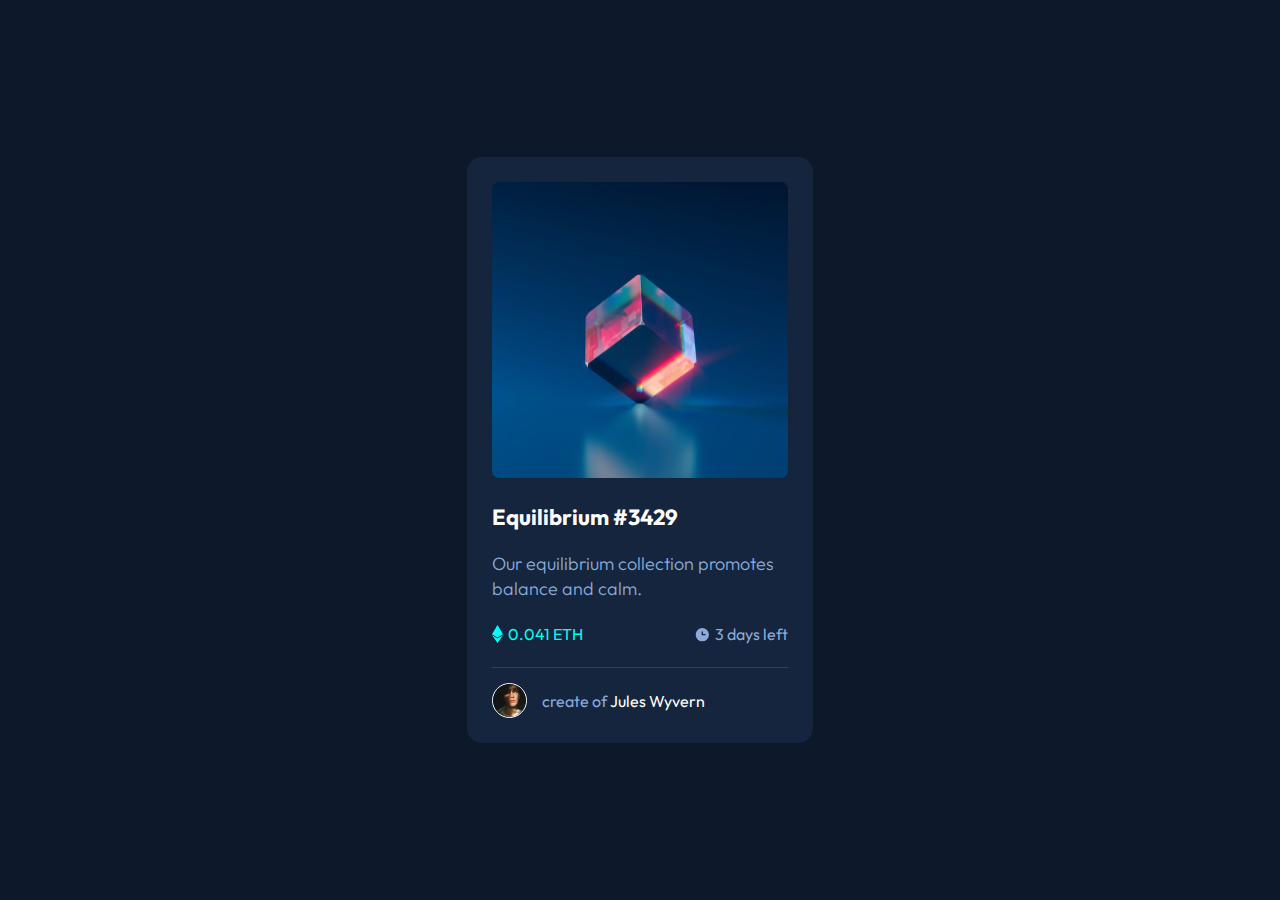
<file: index.html>
<!DOCTYPE html>
<html lang="en">
<head>
    <meta charset="UTF-8">
    <meta http-equiv="X-UA-Compatible" content="IE=edge">
    <meta name="viewport" content="width=device-width, initial-scale=1.0">
    <meta name="description" content="NFT Preview Card Component">
    <title>NFT Preview Card Component</title>
    <link rel="shortcut icon" href="./src/images/favicon-32x32.png" type="image/x-icon">

    <link rel="stylesheet" href="./src/css/reset.css">
    <link rel="stylesheet" href="./src/css/variables.css">
    <link rel="stylesheet" href="./src/css/style.css">

    <link rel="preconnect" href="https://fonts.googleapis.com">
    <link rel="preconnect" href="https://fonts.gstatic.com" crossorigin>
    <link href="https://fonts.googleapis.com/css2?family=Outfit:wght@300;400;600&display=swap" rel="stylesheet">
</head>
<body>
    <main>
        <div class="nft-card">
            <a href="#" class="image-link">

            <img src="./src/images/image-equilibrium.jpg" alt="Equilibrium NFT" class="image">
            
            </a>
            
            <a href="#" class="title-link">
            
                <h2 class="title">Equilibrium #3429</h2>
            </a>
            
            <p class="about">Our equilibrium collection promotes balance and calm.</p>
            
            <div class="info">
                <p class="price">0.041 ETH</p>
                <p class="days-left">3 days left</p>
            </div>
            <div class="creator">
                <img src="./src/images/image-avatar.png" alt="imagem avatar" class="avatar">
                <p class="text">create of <a href="#" class="name">Jules Wyvern</a></p>
            </div>
        </div>
    </main>
</body>
</html>
</file>
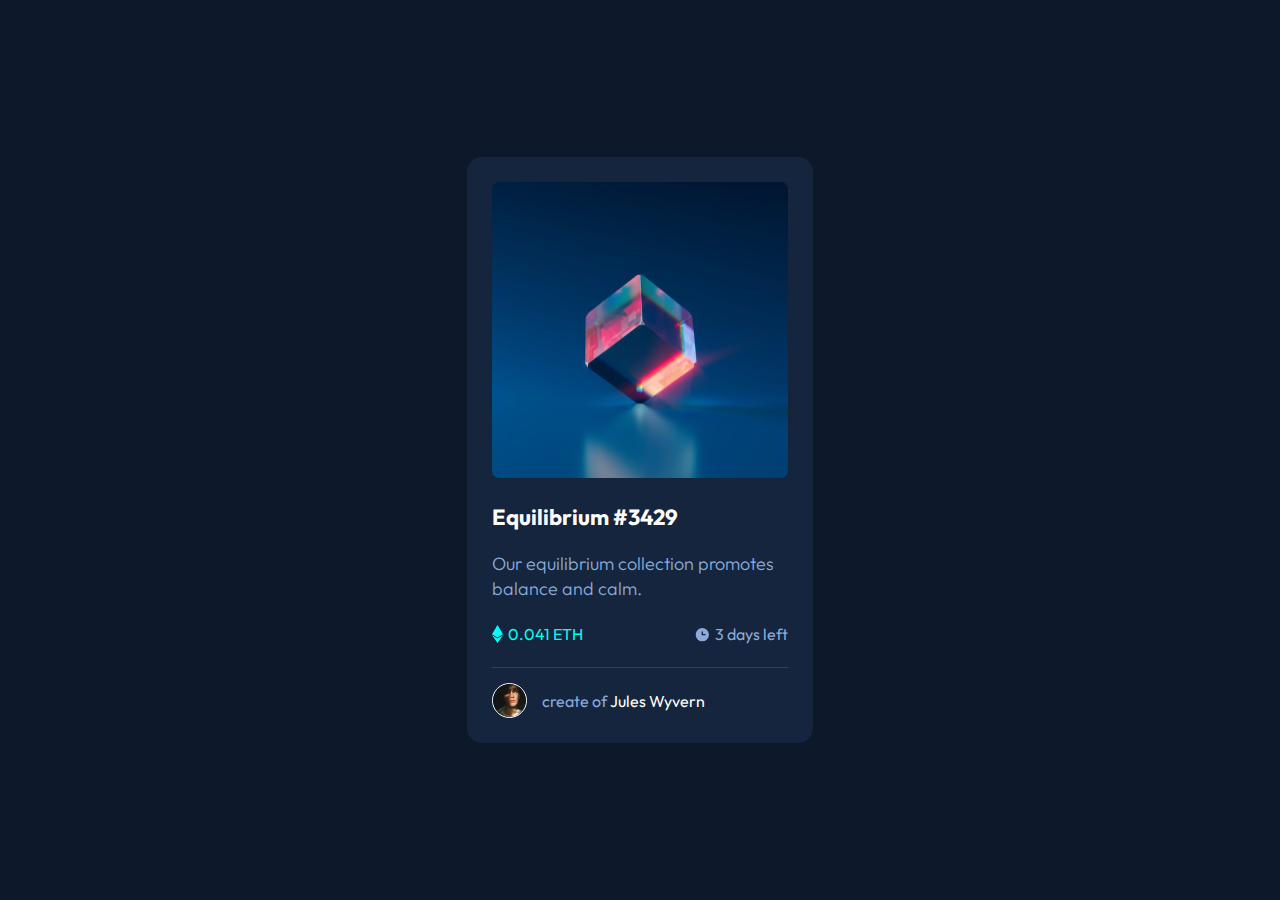
<file: src/index.html>
<!DOCTYPE html>
<html lang="en">
<head>
    <meta charset="UTF-8">
    <meta http-equiv="X-UA-Compatible" content="IE=edge">
    <meta name="viewport" content="width=device-width, initial-scale=1.0">
    <meta name="description" content="NFT Preview Card Component">
    <title>NFT Preview Card Component</title>
    <link rel="shortcut icon" href="images/favicon-32x32.png" type="image/x-icon">

    <link rel="stylesheet" href="css/reset.css">
    <link rel="stylesheet" href="css/variables.css">
    <link rel="stylesheet" href="css/style.css">

    <link rel="preconnect" href="https://fonts.googleapis.com">
    <link rel="preconnect" href="https://fonts.gstatic.com" crossorigin>
    <link href="https://fonts.googleapis.com/css2?family=Outfit:wght@300;400;600&display=swap" rel="stylesheet">
</head>
<body>
    <main>
        <div class="nft-card">
            <a href="#" class="image-link">

            <img src="images/image-equilibrium.jpg" alt="Equilibrium NFT" class="image">
            
            </a>
            
            <a href="#" class="title-link">
            
                <h2 class="title">Equilibrium #3429</h2>
            </a>
            
            <p class="about">Our equilibrium collection promotes balance and calm.</p>
            
            <div class="info">
                <p class="price">0.041 ETH</p>
                <p class="days-left">3 days left</p>
            </div>
            <div class="creator">
                <img src="images/image-avatar.png" alt="imagem avatar" class="avatar">
                <p class="text">create of <a href="#" class="name">Jules Wyvern</a></p>
            </div>
        </div>
    </main>
</body>
</html>
</file>
<file: src/css/variables.css>
:root{
    --primary-soft: hsl(215, 51%, 70%);
    --primary-medium: hsl(178, 100%, 50%);

    --neutral-dark: hsl(217, 54%, 11%);
    --neutral-medium: hsl(216, 50%, 16%);
    --neutral-soft: hsl(215, 32%, 27%);
    
}
</file>
<file: src/css/style.css>
body{
    background-color: var(--neutral-dark);
    font-family: 'Outfit', sans-serif;
}

main{
    display: flex;
    justify-content: center;
    align-items: center;
    height: 100vh;
    padding: 0 25px;
}

.nft-card{
    max-width: 346px;
    background-color: var(--neutral-medium);
    border-radius: 15px;
    padding: 25px;
}

.nft-card .image-link{
    position: relative;
    display: flex;
}

.nft-card .image-link .image{
    width: 100%;
    border-radius: 7px ;
}

.nft-card .image-link::before{
    content: '';
    background-color: cyan;
    width: 100%;
    height: 100%;
    position: absolute;
    opacity: 0.4;
    display: none;
}

.nft-card .image-link::after{
    content: '';
    background: url(../images/icon-view.svg) no-repeat center;
    position: absolute;
    width: 100%;
    height: 100%;
    display: none;
}

.nft-card .image-link:hover::before, .nft-card .image-link:hover::after {
    display: block;

}

.nft-card .title-link .title{
    font-size: 22px;
    color: #ffffff;
    margin: 25px 0 20px;
}

.nft-card .title-link .title:hover{
   color: var(--primary-medium);
}

.nft-card .about{
    color: var(--primary-soft);
    font-size: 18px;
    font-weight: 300;
    line-height: 25px;
    margin-bottom: 23px;
}

.nft-card .info{
    display: flex;
    justify-content: space-between;
    margin-bottom: 23px;
}

.nft-card .info .price{
    color: var(--primary-medium);
    display: flex;
}

.nft-card .info .price::before{
    content: '';
    background-image: url(../images/icon-ethereum.svg);
    background-repeat: no-repeat;
    background-position: center;
    width: 11px;
    height: 20px;
    display: inline-block;
    margin-right: 5px;
}

.nft-card .info .days-left{
    color: var(--primary-soft);
    display: flex;
}

.nft-card .info .days-left::before{
    content: '';
    background-image: url(../images/icon-clock.svg);
    background-repeat: no-repeat;
    background-position: center;
    width: 15px;
    display: inline-block;
    margin-right: 5px;
}

.nft-card .creator{
    display: flex;
    align-items: center;
    border-top: 1px solid var(--neutral-soft);
    padding-top: 15px;
    
}

.nft-card .creator .avatar{
    max-width: 35px;
    border: 1px solid white;
    border-radius: 50%;
    margin-right: 15px;
}

.nft-card .creator .text{
    color: var(--primary-soft);
    
}

.nft-card .creator .text .name{
    color: #ffffff;
    
}

.nft-card .creator .text .name:hover{
    color: var(--primary-medium);
    
}
</file>
